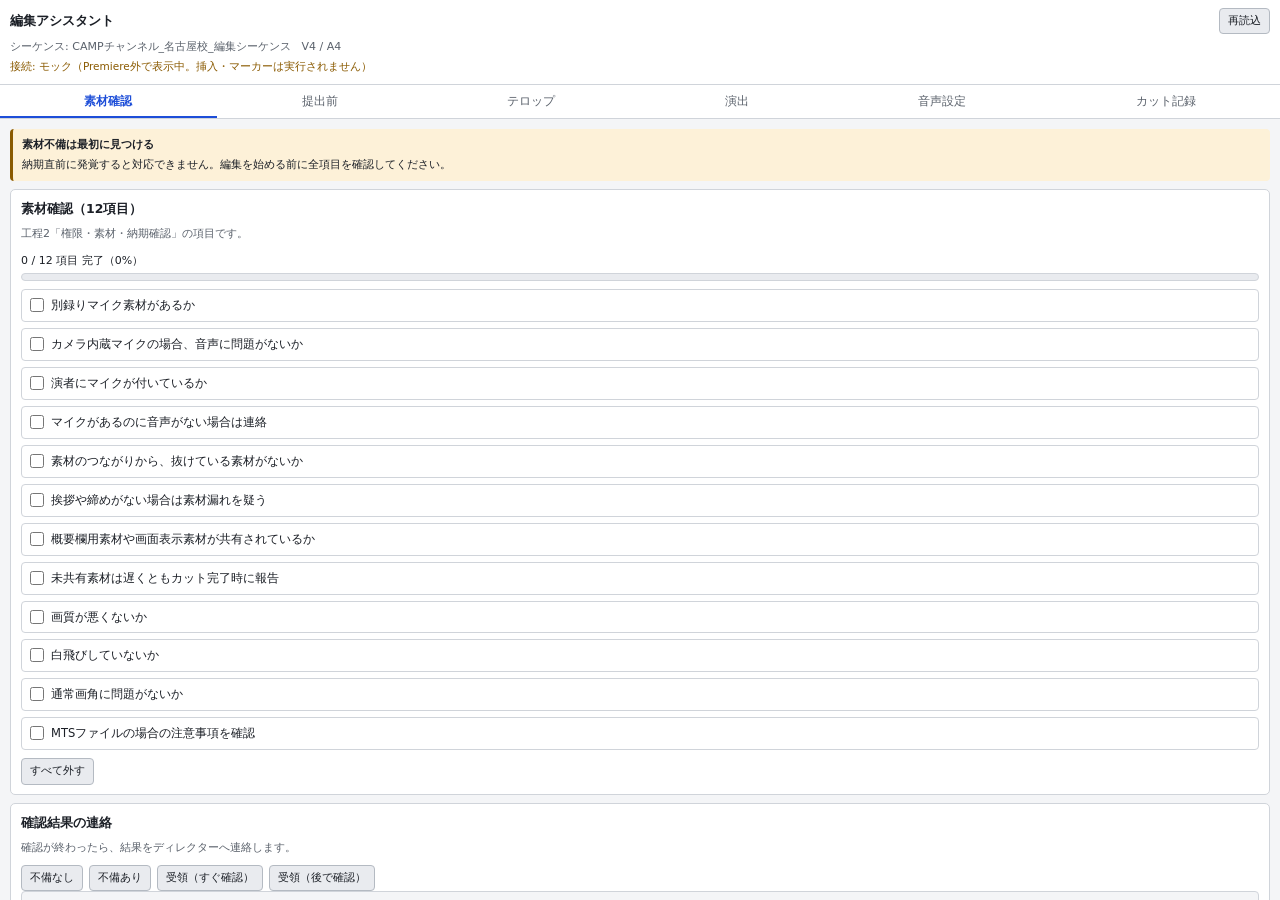
<file: uxp-plugin/index.html>
<!DOCTYPE html>
<html lang="ja">
<head>
<meta charset="utf-8">
<title>編集アシスタント</title>
<link rel="stylesheet" href="styles.css">
</head>
<body>

<header class="bar">
  <div class="bar-main">
    <h1>編集アシスタント</h1>
    <button type="button" id="reload" class="btn btn-sm">再読込</button>
  </div>
  <p class="seq" id="seq-info">シーケンス: 読み込み中…</p>
  <p class="env" id="env-info"></p>
</header>

<nav class="tabs" role="tablist" aria-label="機能の切り替え">
  <button type="button" class="tab" role="tab" id="tab-material"  aria-controls="panel-material"  aria-selected="true">素材確認</button>
  <button type="button" class="tab" role="tab" id="tab-submit"    aria-controls="panel-submit"    aria-selected="false" tabindex="-1">提出前</button>
  <button type="button" class="tab" role="tab" id="tab-telop"     aria-controls="panel-telop"     aria-selected="false" tabindex="-1">テロップ</button>
  <button type="button" class="tab" role="tab" id="tab-direction" aria-controls="panel-direction" aria-selected="false" tabindex="-1">演出</button>
  <button type="button" class="tab" role="tab" id="tab-audio"     aria-controls="panel-audio"     aria-selected="false" tabindex="-1">音声設定</button>
  <button type="button" class="tab" role="tab" id="tab-cut"       aria-controls="panel-cut"       aria-selected="false" tabindex="-1">カット記録</button>
</nav>

<main>
  <section class="panel" id="panel-material" role="tabpanel" aria-labelledby="tab-material"></section>
  <section class="panel" id="panel-submit"   role="tabpanel" aria-labelledby="tab-submit"   hidden></section>
  <section class="panel" id="panel-telop"     role="tabpanel" aria-labelledby="tab-telop"     hidden></section>
  <section class="panel" id="panel-direction" role="tabpanel" aria-labelledby="tab-direction" hidden></section>
  <section class="panel" id="panel-audio"     role="tabpanel" aria-labelledby="tab-audio"     hidden></section>
  <section class="panel" id="panel-cut"      role="tabpanel" aria-labelledby="tab-cut"      hidden></section>
</main>

<div class="toast" id="toast" role="status" aria-live="polite" hidden></div>

<!--
  UXPはESモジュールに対応していないため、古典的なスクリプトとして依存順に読み込む。
  各ファイルはグローバルへ自分を登録する。読み込み順を変えないこと。
-->
<script src="data/manual-snapshot.js"></script>
<script src="telop.js"></script>
<script src="timecode.js"></script>
<script src="adapter.js"></script>
<script src="app.js"></script>
</body>
</html>
</file>
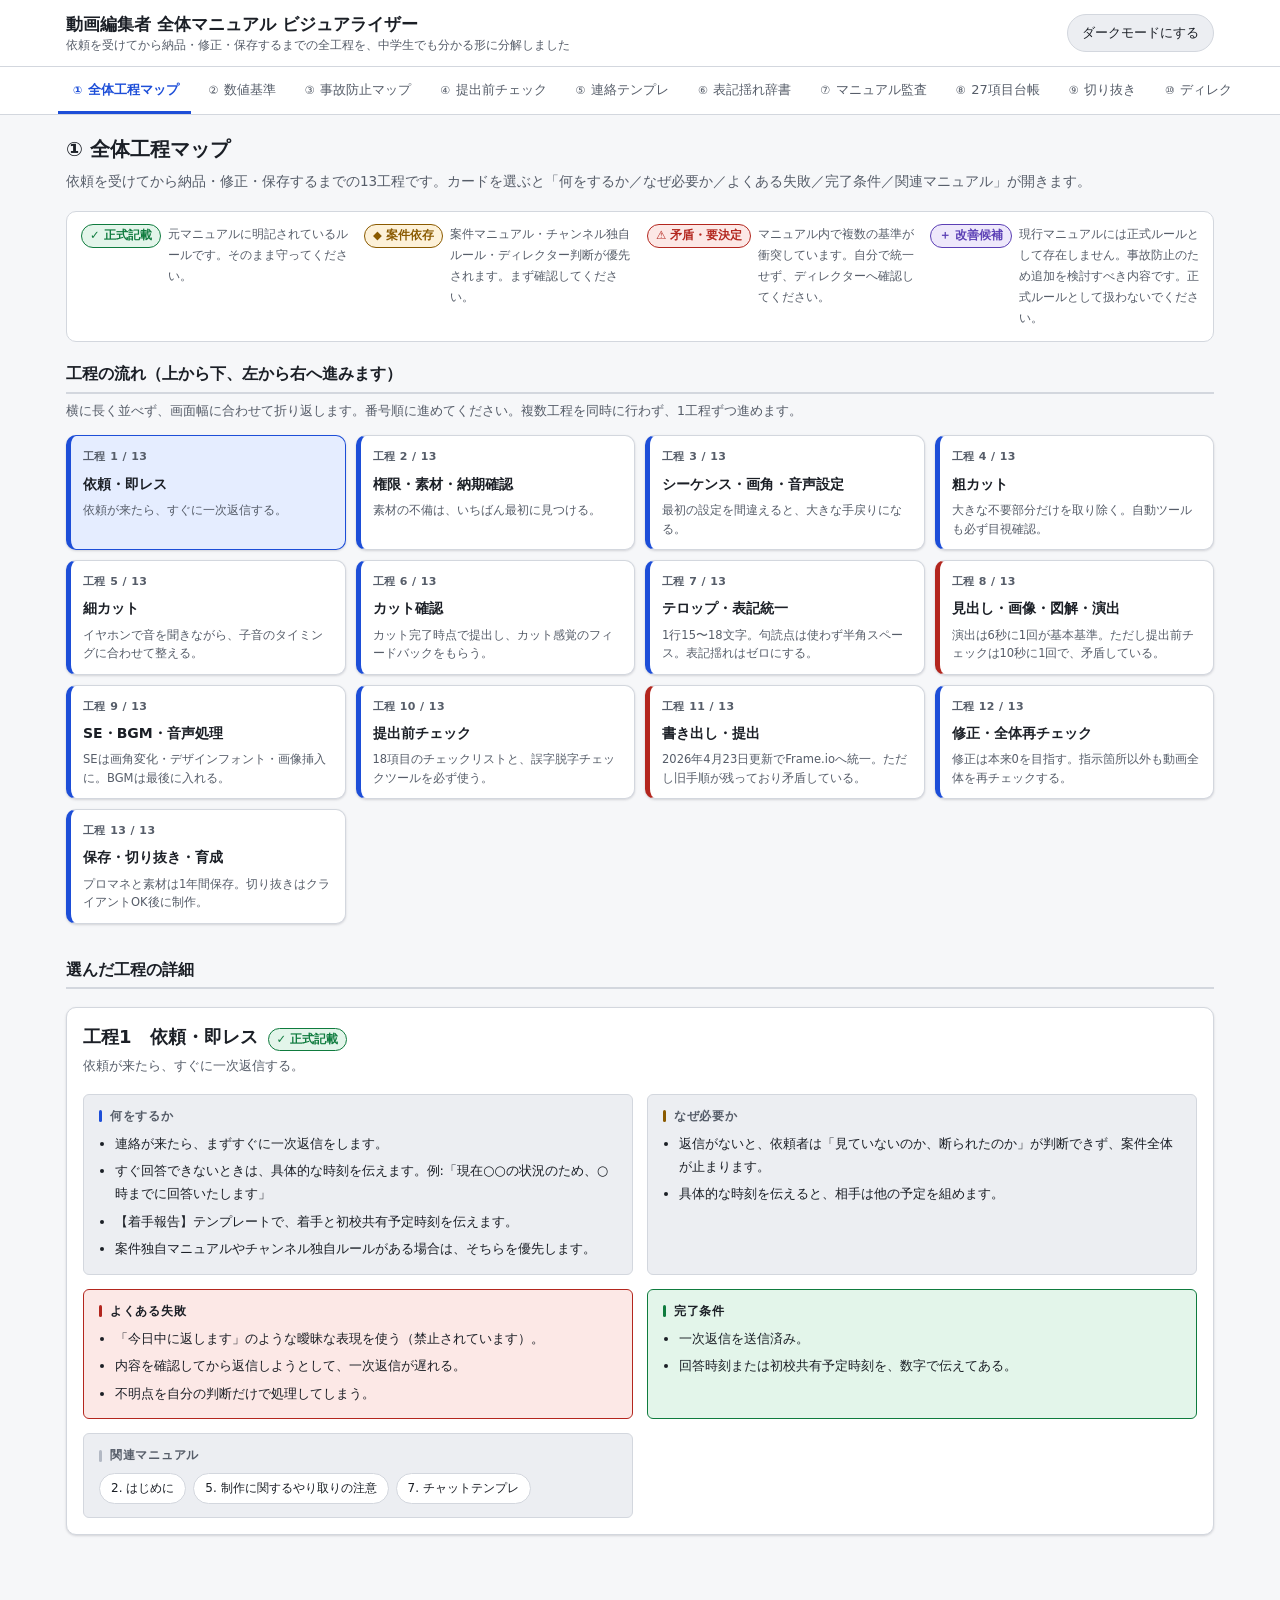
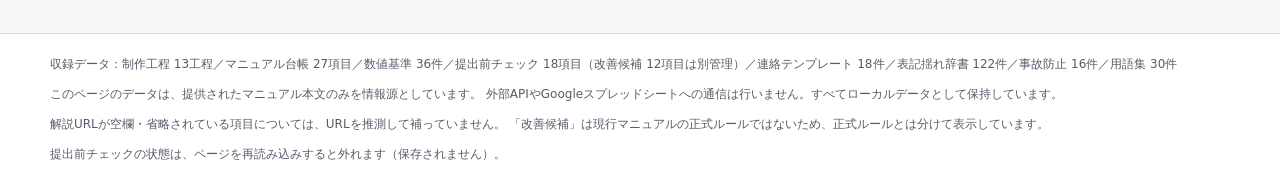
<file: video-manual-visualizer/index.html>
<!DOCTYPE html>
<html lang="ja">
<head>
<meta charset="utf-8">
<meta name="viewport" content="width=device-width, initial-scale=1">
<title>ENGULF — AI社員のオフィス｜動画編集マニュアル ビジュアライザー</title>
<meta name="description" content="動画編集者の全体マニュアルを、依頼から納品・修正・保存までの工程ごとに分解したビジュアライザーです。中学生や動画編集初心者でも理解できるように解説しています。">
<meta name="color-scheme" content="light dark">
<link rel="stylesheet" href="styles.css">
</head>
<body>

<a class="skip-link" href="#main">本文へスキップ</a>

<header class="site-header">
  <div class="header-inner">
    <h1 class="site-title">
      動画編集者 全体マニュアル ビジュアライザー
      <span class="sub">依頼を受けてから納品・修正・保存するまでの全工程を、中学生でも分かる形に分解しました</span>
    </h1>
    <button type="button" id="theme-toggle" class="theme-toggle">ダークモードにする</button>
  </div>
</header>

<nav class="tabs" aria-label="画面の切り替え">
  <div class="tabs-inner" id="tabs-inner" role="tablist" aria-label="ビジュアライザーの画面">
    <!-- タブは app.js が生成します -->
  </div>
</nav>

<main id="main">
  <section class="panel" id="panel-flow"       role="tabpanel" aria-labelledby="tab-flow"       tabindex="0"></section>
  <section class="panel" id="panel-numbers"    role="tabpanel" aria-labelledby="tab-numbers"    tabindex="0" hidden></section>
  <section class="panel" id="panel-accidents"  role="tabpanel" aria-labelledby="tab-accidents"  tabindex="0" hidden></section>
  <section class="panel" id="panel-check"      role="tabpanel" aria-labelledby="tab-check"      tabindex="0" hidden></section>
  <section class="panel" id="panel-templates"  role="tabpanel" aria-labelledby="tab-templates"  tabindex="0" hidden></section>
  <section class="panel" id="panel-dictionary" role="tabpanel" aria-labelledby="tab-dictionary" tabindex="0" hidden></section>
  <section class="panel" id="panel-audit"      role="tabpanel" aria-labelledby="tab-audit"      tabindex="0" hidden></section>
  <section class="panel" id="panel-ledger"     role="tabpanel" aria-labelledby="tab-ledger"     tabindex="0" hidden></section>
  <section class="panel" id="panel-clips"      role="tabpanel" aria-labelledby="tab-clips"      tabindex="0" hidden></section>
  <section class="panel" id="panel-growth"     role="tabpanel" aria-labelledby="tab-growth"     tabindex="0" hidden></section>
  <section class="panel" id="panel-stats"      role="tabpanel" aria-labelledby="tab-stats"      tabindex="0" hidden></section>
  <section class="panel" id="panel-glossary"   role="tabpanel" aria-labelledby="tab-glossary"   tabindex="0" hidden></section>
  <section class="panel" id="panel-office"     role="tabpanel" aria-labelledby="tab-office"     tabindex="0" hidden></section>
</main>

<footer class="site-footer">
  <div class="footer-inner">
    <p id="data-stamp"></p>
    <p>
      このページのデータは、提供されたマニュアル本文のみを情報源としています。
      外部APIやGoogleスプレッドシートへの通信は行いません。すべてローカルデータとして保持しています。
    </p>
    <p>
      解説URLが空欄・省略されている項目については、URLを推測して補っていません。
      「改善候補」は現行マニュアルの正式ルールではないため、正式ルールとは分けて表示しています。
    </p>
    <p>提出前チェックの状態は、ページを再読み込みすると外れます（保存されません）。</p>
  </div>
</footer>

<div class="toast" id="toast" role="status" aria-live="polite" hidden></div>

<script src="manual-data.js"></script>
<script src="office-data.js"></script>
<script src="audit-snapshot.js"></script>
<script src="office.js"></script>
<script src="office-ambient.js"></script>
<script src="office-panel.js"></script>
<script src="app.js"></script>
</body>
</html>
</file>
<file: uxp-plugin/styles.css>
/* ==========================================================================
   編集アシスタント（Premiere Pro UXPパネル）
   Premiereのパネルは暗い背景が既定。明るいテーマでも読めるようにする。
   ========================================================================== */

:root {
  color-scheme: dark light;

  --bg:        #1e1e1e;
  --bg-2:      #2a2a2a;
  --bg-3:      #333333;
  --bd:        #404040;
  --bd-2:      #555555;
  --tx:        #e8e8e8;
  --mu:        #a0a0a0;

  --accent:    #5b8cff;
  --accent-tx: #0d1117;

  --ok:        #4caf7d;
  --ok-bg:     #16301f;
  --warn:      #e0a02a;
  --warn-bg:   #33280e;
  --ng:        #e0655c;
  --ng-bg:     #3a1714;
  --imp:       #a689f0;
  --imp-bg:    #241c3d;
}

@media (prefers-color-scheme: light) {
  :root {
    --bg:     #f4f5f7;
    --bg-2:   #ffffff;
    --bg-3:   #e9ebef;
    --bd:     #d0d4da;
    --bd-2:   #b4bac2;
    --tx:     #1b1f26;
    --mu:     #5a616b;
    --accent: #1d4ed8;
    --accent-tx: #ffffff;
    --ok:     #0f7b3e;  --ok-bg:   #e3f5ea;
    --warn:   #8a5a00;  --warn-bg: #fdf1d8;
    --ng:     #b3261e;  --ng-bg:   #fce8e6;
    --imp:    #5b3fb5;  --imp-bg:  #eee8fb;
  }
}

* { box-sizing: border-box; }

/*
 * UXPパネルでは body 自体のスクロールが効かないことがある。
 * パネル全体を縦フレックスにして、本文（main）だけをスクロール領域にする。
 * これでヘッダーとタブは常に見えたまま、中身だけが動く。
 */
html, body { height: 100%; }

body {
  margin: 0;
  height: 100%;
  display: flex;
  flex-direction: column;
  overflow: hidden;
  background: var(--bg);
  color: var(--tx);
  font-family: "Hiragino Kaku Gothic ProN", "Yu Gothic UI", Meiryo, system-ui, sans-serif;
  font-size: 12px;
  line-height: 1.65;
  overflow-wrap: anywhere;
}

h1 { font-size: 13px; margin: 0; font-weight: 700; }
h2 { font-size: 12.5px; margin: 0 0 6px; }
h3 { font-size: 12px; margin: 0 0 4px; }
p  { margin: 0 0 6px; }
ul { margin: 0 0 6px; padding-left: 1.15em; }
li { margin-bottom: 2px; }

:focus-visible { outline: 2px solid var(--accent); outline-offset: 1px; }

/* --- ヘッダー ---------------------------------------------------------- */

.bar {
  flex: 0 0 auto;
  background: var(--bg-2);
  border-bottom: 1px solid var(--bd);
  padding: 8px 10px;
}
.bar-main { display: flex; align-items: center; gap: 8px; flex-wrap: wrap; }
.bar-main h1 { flex: 1 1 auto; min-width: 0; }
.seq { font-size: 11px; color: var(--mu); margin: 4px 0 0; overflow-wrap: anywhere; }
.env { font-size: 10.5px; color: var(--mu); margin: 2px 0 0; }
.env.mock { color: var(--warn); }

/* --- タブ -------------------------------------------------------------- */

/*
 * 縦フレックスで固定するため sticky は使わない。
 * タブが多いときは横スクロールする。
 */
.tabs {
  flex: 0 0 auto;
  display: flex; gap: 1px;
  background: var(--bg-2);
  border-bottom: 1px solid var(--bd);
  overflow-x: auto;
  overflow-y: hidden;
}
.tab {
  flex: 1 0 auto;
  background: none; border: none;
  border-bottom: 2px solid transparent;
  color: var(--mu);
  font: inherit; font-size: 11.5px;
  padding: 7px 9px 5px;
  cursor: pointer; white-space: nowrap;
}
.tab:hover { color: var(--tx); }
.tab[aria-selected="true"] {
  color: var(--accent); border-bottom-color: var(--accent); font-weight: 700;
}

/* ここだけがスクロールする */
main {
  flex: 1 1 auto;
  min-height: 0;
  overflow-y: auto;
  overflow-x: hidden;
  padding: 10px;
  -webkit-overflow-scrolling: touch;
}
.panel[hidden] { display: none; }

/* スクロールバーを細く（Premiereの見た目に合わせる） */
main::-webkit-scrollbar { width: 10px; }
main::-webkit-scrollbar-track { background: var(--bg); }
main::-webkit-scrollbar-thumb {
  background: var(--bd-2); border-radius: 5px;
  border: 2px solid var(--bg);
}
main::-webkit-scrollbar-thumb:hover { background: var(--mu); }

/* --- 共通パーツ -------------------------------------------------------- */

.card {
  background: var(--bg-2);
  border: 1px solid var(--bd);
  border-radius: 5px;
  padding: 9px 10px;
  margin-bottom: 8px;
}

.btn {
  background: var(--bg-3);
  color: var(--tx);
  border: 1px solid var(--bd-2);
  border-radius: 4px;
  font: inherit; font-size: 11.5px;
  padding: 5px 10px;
  cursor: pointer;
  white-space: nowrap;
}
.btn:hover { border-color: var(--accent); }
.btn-sm { padding: 3px 8px; font-size: 11px; }
.btn-primary { background: var(--accent); color: var(--accent-tx); border-color: var(--accent); }
.btn-primary:hover { filter: brightness(1.1); }
.btn-row { display: flex; gap: 6px; flex-wrap: wrap; margin-top: 6px; }

.lead { font-size: 11px; color: var(--mu); margin-bottom: 8px; }

/* バッジ（色だけに頼らず記号と文字を併記） */
.badge {
  display: inline-flex; align-items: center; gap: 3px;
  font-size: 10px; font-weight: 700; line-height: 1.5;
  padding: 1px 6px; border-radius: 8px;
  border: 1px solid currentColor;
}
.badge::before { font-weight: 700; }
.badge-official    { color: var(--ok);   background: var(--ok-bg); }
.badge-official::before { content: "✓"; }
.badge-project     { color: var(--warn); background: var(--warn-bg); }
.badge-project::before { content: "◆"; }
.badge-conflict    { color: var(--ng);   background: var(--ng-bg); }
.badge-conflict::before { content: "⚠"; }
.badge-improvement { color: var(--imp);  background: var(--imp-bg); }
.badge-improvement::before { content: "＋"; }

/* --- 進捗 -------------------------------------------------------------- */

.progress { margin-bottom: 8px; }
.progress-text { font-size: 11px; margin-bottom: 3px; font-variant-numeric: tabular-nums; }
.progress-track {
  height: 8px; background: var(--bg-3);
  border: 1px solid var(--bd); border-radius: 6px; overflow: hidden;
}
.progress-fill { height: 100%; background: var(--ok); width: 0; }

/* --- チェックリスト ---------------------------------------------------- */

.checklist { list-style: none; padding: 0; margin: 0; display: grid; gap: 4px; }
.check-item {
  display: flex; align-items: flex-start; gap: 7px;
  background: var(--bg-2); border: 1px solid var(--bd);
  border-radius: 4px; padding: 6px 8px; cursor: pointer;
  font-size: 11.5px;
}
.check-item:hover { border-color: var(--bd-2); }
.check-item input { width: 14px; height: 14px; margin: 2px 0 0; flex: 0 0 auto; accent-color: var(--ok); cursor: pointer; }
.check-item.is-done { background: var(--ok-bg); border-color: var(--ok); }
.check-item.is-done .ct { text-decoration: line-through; color: var(--mu); }
.check-body { flex: 1; min-width: 0; }
.check-note { display: block; font-size: 10.5px; color: var(--ng); margin-top: 2px; }

.section-sub { font-size: 11px; color: var(--mu); margin: 12px 0 5px; }

/* --- フォーム ---------------------------------------------------------- */

label.field { display: block; margin-bottom: 7px; }
label.field > span { display: block; font-size: 11px; color: var(--mu); margin-bottom: 3px; }

textarea, input[type="text"], input[type="number"], input[type="search"], select {
  width: 100%;
  background: var(--bg);
  color: var(--tx);
  border: 1px solid var(--bd-2);
  border-radius: 4px;
  font: inherit; font-size: 11.5px;
  padding: 6px 7px;
}
textarea { min-height: 96px; resize: vertical; line-height: 1.7; }

.inline { display: flex; gap: 6px; align-items: flex-end; flex-wrap: wrap; }
.inline > * { flex: 1 1 auto; }
.inline > .btn { flex: 0 0 auto; }
.narrow { max-width: 96px; }

/* --- 出力 -------------------------------------------------------------- */

.output {
  background: var(--bg);
  border: 1px solid var(--bd);
  border-radius: 4px;
  padding: 8px;
  font-family: ui-monospace, SFMono-Regular, Menlo, Consolas, monospace;
  font-size: 11.5px; line-height: 1.8;
  white-space: pre-wrap;
  max-height: 260px; overflow: auto;
  margin: 0 0 6px;
}
.output:empty::before { content: "ここに結果が表示されます"; color: var(--mu); }

/*
 * 調査結果。
 *
 * textarea にしているのは、確実に選択してコピーできるようにするため。
 * pre だと環境によって選択できず、クリップボードAPIも通らないと
 * 中身を取り出す手段が無くなる。
 *
 * 既定は折り返さない。APIのメソッド名は途中で折ると切れ目が分からなくなる。
 * 「折り返す」で切り替えられる。
 */
.inspect-out {
  display: block;
  width: 100%;
  box-sizing: border-box;
  background: var(--bg);
  color: var(--fg);
  border: 1px solid var(--bd);
  border-radius: 4px;
  padding: 8px;
  font-family: ui-monospace, SFMono-Regular, Menlo, Consolas, monospace;
  font-size: 11px; line-height: 1.7;
  white-space: pre;
  overflow: auto;
  resize: vertical;
  margin: 6px 0 0;
  user-select: text;
  -webkit-user-select: text;
}
.inspect-out.is-wrapped { white-space: pre-wrap; word-break: break-all; }

.stat { font-size: 11px; color: var(--mu); font-variant-numeric: tabular-nums; }

/* --- テーブル ---------------------------------------------------------- */

.table-wrap { overflow-x: auto; border: 1px solid var(--bd); border-radius: 4px; }
table { border-collapse: collapse; width: 100%; font-size: 11px; min-width: 260px; }
th, td { padding: 5px 7px; text-align: left; border-bottom: 1px solid var(--bd); vertical-align: top; }
th { background: var(--bg-3); font-weight: 700; white-space: nowrap; }
tbody tr:last-child td { border-bottom: none; }
td.num { font-variant-numeric: tabular-nums; font-weight: 700; white-space: nowrap; }

/* --- 警告 -------------------------------------------------------------- */

.alert {
  border-left: 3px solid var(--ng);
  background: var(--ng-bg);
  border-radius: 4px;
  padding: 7px 9px;
  font-size: 11px;
  margin-bottom: 8px;
}
.alert.warn { border-left-color: var(--warn); background: var(--warn-bg); }
.alert.imp  { border-left-color: var(--imp);  background: var(--imp-bg); }
.alert strong { display: block; margin-bottom: 2px; }

/* --- カット記録 -------------------------------------------------------- */

.rec-list { list-style: none; padding: 0; margin: 0; display: grid; gap: 4px; }
.rec-item {
  background: var(--bg-2); border: 1px solid var(--bd);
  border-left: 3px solid var(--accent);
  border-radius: 4px; padding: 6px 8px; font-size: 11px;
}
.rec-item .tc { font-variant-numeric: tabular-nums; font-weight: 700; color: var(--accent); }
.rec-item .rs { color: var(--mu); }
.empty { color: var(--mu); font-size: 11px; padding: 10px 0; text-align: center; }

/* --- トースト ---------------------------------------------------------- */

.toast {
  position: fixed; left: 50%; bottom: 12px; transform: translateX(-50%);
  background: var(--tx); color: var(--bg);
  padding: 7px 14px; border-radius: 14px;
  font-size: 11.5px; font-weight: 700;
  max-width: calc(100vw - 24px); text-align: center;
  z-index: 100;
}
.toast[hidden] { display: none; }

/* --- 補足説明ブロック ---------------------------------------------------- */

.help {
  background: var(--bg-3);
  border-left: 3px solid var(--accent);
  border-radius: 4px;
  padding: 8px 10px;
  margin: 6px 0 8px;
  font-size: 11px;
  color: var(--mu);
}
.help strong { display: block; color: var(--tx); font-size: 11.5px; margin-bottom: 3px; }
.help p { margin: 0 0 4px; }
.help p:last-child { margin-bottom: 0; }

/* 同時発言で上のトラックへ分けたテロップ */
td.num.layered { color: var(--warn); font-weight: 700; }
</file>
<file: video-manual-visualizer/styles.css>
/* ==========================================================================
   動画編集者 全体マニュアル ビジュアライザー
   - 外部CDNに依存しない。フォントはシステムフォントのみ。
   - ライトモード / ダークモードの両方に対応。
   - 320px幅のスマートフォンからデスクトップまで対応。
   - 色だけで意味を伝えない（必ずラベル文字と記号を併記）。
   ========================================================================== */

/* --- 1. カラートークン ---------------------------------------------------- */

:root {
  color-scheme: light dark;

  --bg:            #f6f7f9;
  --office-room:   #efe7dc;
  --bg-elevated:   #ffffff;
  --bg-sunken:     #eceef2;
  --border:        #d3d7de;
  --border-strong: #b3b9c4;

  --text:          #1b1f26;
  --text-muted:    #565d69;

  --accent:        #1d4ed8;
  --accent-text:   #ffffff;
  --accent-soft:   #e5edff;

  /* ルール種別。色に加えて必ずラベルと記号を出す。 */
  --official:      #0f7b3e;
  --official-bg:   #e3f5ea;
  --project:       #8a5a00;
  --project-bg:    #fdf1d8;
  --conflict:      #b3261e;
  --conflict-bg:   #fce8e6;
  --improvement:   #5b3fb5;
  --improvement-bg:#eee8fb;

  --ng:            #b3261e;
  --ng-bg:         #fce8e6;
  --ok:            #0f7b3e;
  --ok-bg:         #e3f5ea;

  --focus:         #0b57d0;

  --radius:        10px;
  --radius-sm:     6px;
  --shadow:        0 1px 2px rgba(16, 24, 40, .06), 0 1px 3px rgba(16, 24, 40, .1);

  --maxw:          1180px;
}

@media (prefers-color-scheme: dark) {
  :root {
    --office-room:   #2a2721;
    --bg:            #14171c;
    --bg-elevated:   #1c2027;
    --bg-sunken:     #101317;
    --border:        #333a45;
    --border-strong: #4a525f;

    --text:          #e8eaed;
    --text-muted:    #a2abb8;

    --accent:        #7ba4ff;
    --accent-text:   #0d1117;
    --accent-soft:   #1d2b47;

    --official:      #6ee7a0;
    --official-bg:   #12301f;
    --project:       #f0c46b;
    --project-bg:    #33280e;
    --conflict:      #ff9d95;
    --conflict-bg:   #3a1714;
    --improvement:   #c3b0f5;
    --improvement-bg:#241c3d;

    --ng:            #ff9d95;
    --ng-bg:         #3a1714;
    --ok:            #6ee7a0;
    --ok-bg:         #12301f;

    --focus:         #a8c7fa;
    --shadow:        0 1px 2px rgba(0, 0, 0, .4), 0 1px 3px rgba(0, 0, 0, .3);
  }
}

/* 手動テーマ切り替え（システム設定より優先） */
:root[data-theme="light"] {
  color-scheme: light;
  --office-room: #efe7dc;
  --bg: #f6f7f9;           --bg-elevated: #ffffff;  --bg-sunken: #eceef2;
  --border: #d3d7de;       --border-strong: #b3b9c4;
  --text: #1b1f26;         --text-muted: #565d69;
  --accent: #1d4ed8;       --accent-text: #ffffff;  --accent-soft: #e5edff;
  --official: #0f7b3e;     --official-bg: #e3f5ea;
  --project: #8a5a00;      --project-bg: #fdf1d8;
  --conflict: #b3261e;     --conflict-bg: #fce8e6;
  --improvement: #5b3fb5;  --improvement-bg: #eee8fb;
  --ng: #b3261e;           --ng-bg: #fce8e6;
  --ok: #0f7b3e;           --ok-bg: #e3f5ea;
  --focus: #0b57d0;
  --shadow: 0 1px 2px rgba(16,24,40,.06), 0 1px 3px rgba(16,24,40,.1);
}

:root[data-theme="dark"] {
  color-scheme: dark;
  --office-room: #2a2721;
  --bg: #14171c;           --bg-elevated: #1c2027;  --bg-sunken: #101317;
  --border: #333a45;       --border-strong: #4a525f;
  --text: #e8eaed;         --text-muted: #a2abb8;
  --accent: #7ba4ff;       --accent-text: #0d1117;  --accent-soft: #1d2b47;
  --official: #6ee7a0;     --official-bg: #12301f;
  --project: #f0c46b;      --project-bg: #33280e;
  --conflict: #ff9d95;     --conflict-bg: #3a1714;
  --improvement: #c3b0f5;  --improvement-bg: #241c3d;
  --ng: #ff9d95;           --ng-bg: #3a1714;
  --ok: #6ee7a0;           --ok-bg: #12301f;
  --focus: #a8c7fa;
  --shadow: 0 1px 2px rgba(0,0,0,.4), 0 1px 3px rgba(0,0,0,.3);
}

/* --- 2. ベース ------------------------------------------------------------ */

*, *::before, *::after { box-sizing: border-box; }

html { -webkit-text-size-adjust: 100%; }

body {
  margin: 0;
  background: var(--bg);
  color: var(--text);
  font-family: "Hiragino Kaku Gothic ProN", "Hiragino Sans", "Yu Gothic UI",
               "Yu Gothic", Meiryo, "Noto Sans JP", system-ui, -apple-system,
               "Segoe UI", sans-serif;
  font-size: 15px;
  line-height: 1.75;
  overflow-wrap: anywhere;
  word-break: normal;
}

h1, h2, h3, h4 { line-height: 1.45; margin: 0; font-weight: 700; }
p { margin: 0 0 .75em; }
ul, ol { margin: 0 0 .75em; padding-left: 1.35em; }
li { margin-bottom: .35em; }
li:last-child { margin-bottom: 0; }

a { color: var(--accent); }

/* フォーカス表示は絶対に消さない */
:focus-visible {
  outline: 3px solid var(--focus);
  outline-offset: 2px;
  border-radius: 4px;
}

button { font: inherit; color: inherit; }

.visually-hidden {
  position: absolute; width: 1px; height: 1px;
  padding: 0; margin: -1px; overflow: hidden;
  clip: rect(0 0 0 0); white-space: nowrap; border: 0;
}

.skip-link {
  position: absolute; left: 8px; top: -60px;
  background: var(--accent); color: var(--accent-text);
  padding: 10px 16px; border-radius: var(--radius-sm);
  z-index: 100; transition: top .15s;
}
.skip-link:focus { top: 8px; }

/* 自動再生アニメーションは使わない。動きは操作への応答のみ。 */
@media (prefers-reduced-motion: reduce) {
  *, *::before, *::after {
    animation-duration: .001ms !important;
    animation-iteration-count: 1 !important;
    transition-duration: .001ms !important;
    scroll-behavior: auto !important;
  }
}

/* --- 3. ヘッダー ---------------------------------------------------------- */

.site-header {
  background: var(--bg-elevated);
  border-bottom: 1px solid var(--border);
  position: sticky; top: 0; z-index: 20;
}

.header-inner {
  max-width: var(--maxw);
  margin: 0 auto;
  padding: 12px 16px;
  display: flex; align-items: center; gap: 12px; flex-wrap: wrap;
}

.site-title { font-size: 17px; }
.site-title .sub {
  display: block; font-size: 12px; font-weight: 400; color: var(--text-muted);
}

.theme-toggle {
  margin-left: auto;
  background: var(--bg-sunken);
  border: 1px solid var(--border);
  border-radius: 999px;
  padding: 7px 14px;
  font-size: 13px;
  cursor: pointer;
  white-space: nowrap;
}
.theme-toggle:hover { border-color: var(--border-strong); }

/* --- 4. タブナビゲーション ------------------------------------------------ */

.tabs {
  background: var(--bg-elevated);
  border-bottom: 1px solid var(--border);
  position: sticky; top: 0; z-index: 19;
}
.tabs-inner {
  max-width: var(--maxw); margin: 0 auto; padding: 0 8px;
  display: flex; gap: 2px; overflow-x: auto;
  scrollbar-width: thin;
}
.tab {
  flex: 0 0 auto;
  background: none; border: none;
  border-bottom: 3px solid transparent;
  padding: 12px 12px 9px;
  font-size: 13px; cursor: pointer; color: var(--text-muted);
  white-space: nowrap;
}
.tab:hover { color: var(--text); }
.tab[aria-selected="true"] {
  color: var(--accent); border-bottom-color: var(--accent); font-weight: 700;
}
.tab .tab-no {
  display: inline-block; min-width: 1.4em; text-align: center;
  font-size: 11px; color: var(--text-muted); margin-right: 3px;
}
.tab[aria-selected="true"] .tab-no { color: var(--accent); }

/* --- 5. レイアウト -------------------------------------------------------- */

main { max-width: var(--maxw); margin: 0 auto; padding: 20px 16px 64px; }

.panel[hidden] { display: none; }

.panel-head { margin-bottom: 18px; }
.panel-head h2 { font-size: 20px; margin-bottom: 6px; }
.panel-head .lead { color: var(--text-muted); font-size: 13.5px; margin: 0; }

.section { margin-bottom: 34px; }
.section > h3 {
  font-size: 16px; margin-bottom: 4px;
  padding-bottom: 6px; border-bottom: 2px solid var(--border);
}
.section > .section-note {
  font-size: 12.5px; color: var(--text-muted); margin: 6px 0 14px;
}

.card {
  background: var(--bg-elevated);
  border: 1px solid var(--border);
  border-radius: var(--radius);
  padding: 16px;
  box-shadow: var(--shadow);
}

/* --- 6. ルール種別バッジ（色 + 記号 + 文字） ------------------------------ */

.badge {
  display: inline-flex; align-items: center; gap: 4px;
  font-size: 11.5px; font-weight: 700; line-height: 1.5;
  padding: 2px 8px; border-radius: 999px;
  border: 1px solid currentColor;
  white-space: nowrap;
}
.badge::before { font-weight: 700; }

.badge-official    { color: var(--official);    background: var(--official-bg); }
.badge-official::before    { content: "✓"; }
.badge-project     { color: var(--project);     background: var(--project-bg); }
.badge-project::before     { content: "◆"; }
.badge-conflict    { color: var(--conflict);    background: var(--conflict-bg); }
.badge-conflict::before    { content: "⚠"; }
.badge-improvement { color: var(--improvement); background: var(--improvement-bg); }
.badge-improvement::before { content: "＋"; }

.legend {
  display: flex; flex-wrap: wrap; gap: 8px 14px;
  padding: 12px 14px; margin-bottom: 20px;
  background: var(--bg-elevated);
  border: 1px solid var(--border); border-radius: var(--radius);
}
.legend-item { display: flex; align-items: flex-start; gap: 7px; font-size: 12px; flex: 1 1 210px; }
.legend-item .desc { color: var(--text-muted); }

/* --- 7. 工程フロー（横一列にせず、最大4〜5列で折り返す） ------------------ */

.flow {
  display: grid; gap: 10px;
  grid-template-columns: repeat(auto-fill, minmax(150px, 1fr));
  list-style: none; padding: 0; margin: 0;
}
@media (min-width: 640px) { .flow { grid-template-columns: repeat(3, 1fr); } }
@media (min-width: 900px) { .flow { grid-template-columns: repeat(4, 1fr); } }

.flow-item { margin: 0; }

.flow-node {
  position: relative;
  width: 100%; height: 100%;
  text-align: left;
  background: var(--bg-elevated);
  border: 1px solid var(--border);
  border-left: 5px solid var(--accent);
  border-radius: var(--radius);
  padding: 11px 12px;
  cursor: pointer;
  display: flex; flex-direction: column; gap: 5px;
  box-shadow: var(--shadow);
  transition: border-color .12s, transform .12s;
}
.flow-node:hover { border-color: var(--border-strong); }
.flow-node[aria-pressed="true"] {
  background: var(--accent-soft);
  border-color: var(--accent);
}
.flow-node .step-no {
  font-size: 11px; font-weight: 700; color: var(--text-muted);
  letter-spacing: .04em;
}
.flow-node .step-title { font-size: 14px; font-weight: 700; }
.flow-node .step-sum { font-size: 11.5px; color: var(--text-muted); line-height: 1.6; }

.flow-node.type-conflict { border-left-color: var(--conflict); }
.flow-node.type-project  { border-left-color: var(--project); }

/* 工程詳細 */
.detail { margin-top: 18px; }
.detail-head {
  display: flex; align-items: baseline; gap: 10px; flex-wrap: wrap;
  margin-bottom: 4px;
}
.detail-head h3 { font-size: 18px; }
.detail-sum { color: var(--text-muted); font-size: 13px; margin-bottom: 16px; }

.detail-grid { display: grid; gap: 14px; }
@media (min-width: 760px) { .detail-grid { grid-template-columns: 1fr 1fr; } }

.detail-block {
  background: var(--bg-sunken);
  border: 1px solid var(--border);
  border-radius: var(--radius-sm);
  padding: 13px 15px;
}
.detail-block h4 {
  font-size: 12px; margin-bottom: 8px;
  letter-spacing: .06em;
  display: flex; align-items: center; gap: 8px;
  color: var(--text-muted);
}
/* 見出しの左に色帯を置き、文字ラベルと併せて種別を示す（絵文字は使わない） */
.detail-block h4::before {
  content: ""; flex: 0 0 auto;
  width: 3px; height: 1em; border-radius: 2px;
  background: var(--text-muted);
}
.detail-block.what h4::before { background: var(--accent); }
.detail-block.why  h4::before { background: var(--project); }
.detail-block.fail h4::before { background: var(--ng); }
.detail-block.done h4::before { background: var(--ok); }
.detail-block.rel  h4::before { background: var(--border-strong); }
.detail-block.fail h4, .detail-block.done h4 { color: inherit; }
.detail-block ul { padding-left: 1.2em; margin: 0; font-size: 13px; }

.detail-block.fail { background: var(--ng-bg); border-color: var(--ng); }
.detail-block.done { background: var(--ok-bg); border-color: var(--ok); }

.callout {
  border-left: 4px solid var(--conflict);
  background: var(--conflict-bg);
  padding: 10px 14px; border-radius: var(--radius-sm);
  font-size: 13px; margin-bottom: 14px;
}
.callout.improvement { border-left-color: var(--improvement); background: var(--improvement-bg); }
.callout strong { display: block; margin-bottom: 3px; }

.rel-links { display: flex; flex-wrap: wrap; gap: 7px; }
.rel-link {
  background: var(--bg-elevated); border: 1px solid var(--border);
  border-radius: 999px; padding: 4px 11px; font-size: 12px; cursor: pointer;
}
.rel-link:hover { border-color: var(--accent); color: var(--accent); }

/* --- 8. 数値基準 ---------------------------------------------------------- */

.num-group { margin-bottom: 26px; }
.num-group h4 { font-size: 15px; margin-bottom: 3px; }
.num-group .unit-note {
  font-size: 12px; color: var(--text-muted); margin-bottom: 10px;
  background: var(--bg-sunken); padding: 7px 11px; border-radius: var(--radius-sm);
}

.table-scroll { overflow-x: auto; border: 1px solid var(--border); border-radius: var(--radius); }

table { border-collapse: collapse; width: 100%; min-width: 460px; font-size: 13px; background: var(--bg-elevated); }
caption { text-align: left; font-size: 12px; color: var(--text-muted); padding: 8px 12px; }
th, td { padding: 9px 12px; text-align: left; border-bottom: 1px solid var(--border); vertical-align: top; }
th { background: var(--bg-sunken); font-size: 12px; font-weight: 700; white-space: nowrap; }
tbody tr:last-child td { border-bottom: none; }
td.num { font-variant-numeric: tabular-nums; font-weight: 700; white-space: nowrap; }
td .unit { font-weight: 400; color: var(--text-muted); font-size: 12px; margin-left: 3px; }
td .note { display: block; color: var(--text-muted); font-size: 12px; margin-top: 3px; }

/* 横棒グラフ（数値と単位を必ず直接表示） */
.bars { display: grid; gap: 9px; margin: 0; padding: 0; }
.bar-row { display: grid; grid-template-columns: minmax(88px, 34%) 1fr; gap: 10px; align-items: center; }
.bar-label { font-size: 12.5px; }
.bar-track {
  position: relative; background: var(--bg-sunken);
  border: 1px solid var(--border); border-radius: 999px; height: 24px;
  display: flex; align-items: center;
}
.bar-fill {
  height: 100%; background: var(--accent); border-radius: 999px 0 0 999px;
  min-width: 3px;
}
.bar-fill.is-conflict { background: var(--conflict); }
.bar-value {
  position: absolute; left: 10px;
  font-size: 12px; font-weight: 700; font-variant-numeric: tabular-nums;
  color: var(--text); text-shadow: 0 0 3px var(--bg-elevated), 0 0 3px var(--bg-elevated);
}
.bar-value .unit { font-weight: 400; font-size: 11px; }

@media (max-width: 400px) {
  .bar-row { grid-template-columns: 1fr; gap: 3px; }
}

/* 品質評価レベル */
.levels { display: grid; gap: 12px; }
@media (min-width: 700px) { .levels { grid-template-columns: repeat(2, 1fr); } }
.level-card { border-left: 5px solid var(--border-strong); }
.level-card.minus  { border-left-color: var(--conflict); }
.level-card.level0 { border-left-color: var(--project); }
.level-card.level1 { border-left-color: var(--accent); }
.level-card.level2 { border-left-color: var(--official); }
.level-head { display: flex; align-items: baseline; gap: 8px; flex-wrap: wrap; margin-bottom: 8px; }
.level-head .name { font-size: 15px; font-weight: 700; }
.level-head .score {
  font-size: 18px; font-weight: 700; font-variant-numeric: tabular-nums;
}
.level-head .caption { font-size: 12px; color: var(--text-muted); }
.level-card ul { font-size: 12.5px; margin: 0; }

/* --- 9. 事故防止マップ ---------------------------------------------------- */

.accidents { display: grid; gap: 14px; }
.accident { border-left: 5px solid var(--conflict); }
.accident.type-improvement { border-left-color: var(--improvement); }
.accident h4 { font-size: 15px; margin-bottom: 10px; display: flex; gap: 8px; flex-wrap: wrap; align-items: center; }

.chain { display: grid; gap: 8px; }
@media (min-width: 820px) { .chain { grid-template-columns: repeat(4, 1fr); } }

.chain-step {
  background: var(--bg-sunken); border: 1px solid var(--border);
  border-radius: var(--radius-sm); padding: 10px 12px; font-size: 12.5px;
  position: relative;
}
.chain-step .chain-label {
  display: block; font-size: 11px; font-weight: 700; margin-bottom: 4px;
  color: var(--text-muted); letter-spacing: .04em;
}
.chain-step.s1 { border-left: 3px solid var(--project); }
.chain-step.s2 { border-left: 3px solid var(--conflict); }
.chain-step.s3 { border-left: 3px solid var(--accent); }
.chain-step.s4 { border-left: 3px solid var(--official); }

/* --- 10. チェックリスト --------------------------------------------------- */

.check-toolbar {
  display: flex; flex-wrap: wrap; gap: 10px; align-items: center;
  margin-bottom: 14px;
}
.progress-wrap { flex: 1 1 220px; min-width: 180px; }
.progress-text { font-size: 12.5px; margin-bottom: 4px; font-variant-numeric: tabular-nums; }
.progress-track {
  height: 12px; background: var(--bg-sunken);
  border: 1px solid var(--border); border-radius: 999px; overflow: hidden;
}
.progress-fill { height: 100%; background: var(--ok); width: 0; }

.btn {
  background: var(--bg-elevated); border: 1px solid var(--border);
  border-radius: var(--radius-sm); padding: 7px 14px;
  font-size: 13px; cursor: pointer; white-space: nowrap;
}
.btn:hover { border-color: var(--border-strong); }
.btn-primary { background: var(--accent); color: var(--accent-text); border-color: var(--accent); }
.btn-primary:hover { filter: brightness(1.08); }

.checklist { list-style: none; padding: 0; margin: 0; display: grid; gap: 7px; }
.check-item {
  display: flex; align-items: flex-start; gap: 10px;
  background: var(--bg-elevated); border: 1px solid var(--border);
  border-radius: var(--radius-sm); padding: 10px 13px;
  cursor: pointer; font-size: 13.5px;
}
.check-item:hover { border-color: var(--border-strong); }
.check-item input[type="checkbox"] {
  width: 19px; height: 19px; margin: 2px 0 0; flex: 0 0 auto; accent-color: var(--ok);
  cursor: pointer;
}
.check-item.is-done { background: var(--ok-bg); border-color: var(--ok); }
.check-item.is-done .check-text { text-decoration: line-through; color: var(--text-muted); }
.check-body { flex: 1; }
.check-note { display: block; font-size: 12px; color: var(--conflict); margin-top: 3px; }

/* --- 11. テンプレート ----------------------------------------------------- */

.tpl-filter { display: flex; flex-wrap: wrap; gap: 6px; margin-bottom: 16px; }
.chip {
  background: var(--bg-elevated); border: 1px solid var(--border);
  border-radius: 999px; padding: 5px 13px; font-size: 12.5px; cursor: pointer;
}
.chip[aria-pressed="true"] {
  background: var(--accent); color: var(--accent-text); border-color: var(--accent); font-weight: 700;
}

.templates { display: grid; gap: 14px; }
@media (min-width: 860px) { .templates { grid-template-columns: repeat(2, 1fr); } }

.tpl-head { display: flex; align-items: flex-start; gap: 10px; margin-bottom: 8px; }
.tpl-head h4 { font-size: 15px; flex: 1; }
.tpl-purpose { font-size: 12.5px; color: var(--text-muted); margin-bottom: 10px; }
.tpl-body {
  background: var(--bg-sunken); border: 1px solid var(--border);
  border-radius: var(--radius-sm); padding: 12px;
  font-family: ui-monospace, SFMono-Regular, Menlo, Consolas, "Courier New", monospace;
  font-size: 12.5px; line-height: 1.75; white-space: pre-wrap;
  margin: 0 0 10px; overflow-x: auto;
}
.ngok { display: grid; gap: 8px; margin-bottom: 10px; }
@media (min-width: 520px) { .ngok { grid-template-columns: 1fr 1fr; } }
.ngok-box { border-radius: var(--radius-sm); padding: 9px 12px; font-size: 12.5px; border: 1px solid; }
.ngok-box.ng { background: var(--ng-bg); border-color: var(--ng); }
.ngok-box.ok { background: var(--ok-bg); border-color: var(--ok); }
.ngok-box .ngok-label { font-weight: 700; font-size: 11.5px; display: block; margin-bottom: 4px; }
.ngok-box.ng .ngok-label { color: var(--ng); }
.ngok-box.ok .ngok-label { color: var(--ok); }
.ngok-box ul { margin: 0; padding-left: 1.15em; }

/* --- 12. 辞書 ------------------------------------------------------------- */

.dict-tools { display: flex; flex-wrap: wrap; gap: 10px; align-items: center; margin-bottom: 14px; }
.search-field { flex: 1 1 250px; min-width: 180px; }
.search-field label { display: block; font-size: 12px; margin-bottom: 4px; color: var(--text-muted); }
.search-field input, .select-field select {
  width: 100%; padding: 9px 12px; font-size: 14px;
  background: var(--bg-elevated); color: var(--text);
  border: 1px solid var(--border); border-radius: var(--radius-sm);
}
.select-field { flex: 0 1 200px; }
.select-field label { display: block; font-size: 12px; margin-bottom: 4px; color: var(--text-muted); }

.dict-count { font-size: 12.5px; color: var(--text-muted); margin-bottom: 10px; }
.dict-table td.wrong { color: var(--ng); text-decoration: line-through; }
.dict-table td.correct { font-weight: 700; color: var(--ok); }
.dict-table td.correct::before { content: "→ "; color: var(--text-muted); font-weight: 400; }
.empty-state { padding: 26px 16px; text-align: center; color: var(--text-muted); font-size: 13px; }

/* --- 13. 監査 ------------------------------------------------------------- */

.audit-group { margin-bottom: 26px; }
.audit-item { border-left: 5px solid var(--conflict); margin-bottom: 12px; }
.audit-item.sev-medium { border-left-color: var(--project); }
.audit-item.sev-low { border-left-color: var(--border-strong); }
.audit-item h4 { font-size: 15px; margin-bottom: 8px; display: flex; gap: 8px; align-items: center; flex-wrap: wrap; }
.audit-points { margin: 0 0 8px; padding-left: 1.2em; font-size: 13px; }
.audit-status { font-size: 12.5px; color: var(--text-muted); margin-bottom: 6px; }
.audit-action {
  font-size: 13px; font-weight: 700;
  background: var(--conflict-bg); color: var(--conflict);
  padding: 8px 12px; border-radius: var(--radius-sm);
}
.audit-list { list-style: none; padding: 0; margin: 0; display: grid; gap: 8px; }
.audit-list li {
  background: var(--bg-elevated); border: 1px solid var(--border);
  border-left: 4px solid var(--border-strong);
  border-radius: var(--radius-sm); padding: 10px 13px; font-size: 13px;
  display: flex; gap: 9px; align-items: flex-start;
}
.audit-list.missing li { border-left-color: var(--project); }
.audit-list.toc li { border-left-color: var(--conflict); }
.audit-list.improve li { border-left-color: var(--improvement); }
.audit-list .reason { display: block; font-size: 12px; color: var(--text-muted); margin-top: 3px; }
.policy-note {
  background: var(--conflict-bg); color: var(--conflict);
  border: 1px solid var(--conflict); border-radius: var(--radius-sm);
  padding: 10px 14px; font-size: 13px; font-weight: 700; margin-top: 10px;
}

/* --- 14. 台帳 ------------------------------------------------------------- */

.ledger-layout { display: grid; gap: 16px; }
@media (min-width: 900px) { .ledger-layout { grid-template-columns: 260px 1fr; align-items: start; } }

.ledger-nav {
  background: var(--bg-elevated); border: 1px solid var(--border);
  border-radius: var(--radius); padding: 8px; max-height: 70vh; overflow-y: auto;
}
.ledger-nav ol { list-style: none; margin: 0; padding: 0; }
.ledger-nav li { margin: 0 0 2px; }
.ledger-btn {
  width: 100%; text-align: left; background: none; border: none;
  padding: 8px 10px; border-radius: var(--radius-sm); font-size: 13px;
  cursor: pointer; display: flex; gap: 8px; align-items: center;
}
.ledger-btn:hover { background: var(--bg-sunken); }
.ledger-btn[aria-current="true"] {
  background: var(--accent-soft); color: var(--accent); font-weight: 700;
}
.ledger-btn .no {
  flex: 0 0 auto; font-size: 11px; color: var(--text-muted);
  font-variant-numeric: tabular-nums; min-width: 1.6em;
}
.ledger-btn[aria-current="true"] .no { color: var(--accent); }

.ledger-body h3 { font-size: 19px; margin-bottom: 6px; }
.ledger-lead {
  font-size: 13.5px; background: var(--accent-soft);
  border-left: 4px solid var(--accent);
  padding: 10px 14px; border-radius: var(--radius-sm); margin-bottom: 18px;
}
.ledger-section { margin-bottom: 16px; }
.ledger-section h4 {
  font-size: 14px; margin-bottom: 7px;
  display: flex; gap: 8px; align-items: center; flex-wrap: wrap;
}
.ledger-section ul { font-size: 13px; margin: 0; }

/* --- 15. グラフ / 統計 ---------------------------------------------------- */

.stat-note {
  font-size: 12.5px; color: var(--text-muted);
  background: var(--bg-sunken); border-radius: var(--radius-sm);
  padding: 9px 13px; margin-bottom: 16px;
}

/* --- 16. 切り抜き / 育成 -------------------------------------------------- */

.steps-flow { display: grid; gap: 9px; list-style: none; padding: 0; margin: 0; counter-reset: st; }
@media (min-width: 700px) { .steps-flow { grid-template-columns: repeat(4, 1fr); } }
.steps-flow li {
  background: var(--bg-elevated); border: 1px solid var(--border);
  border-left: 4px solid var(--accent);
  border-radius: var(--radius-sm); padding: 10px 12px; font-size: 13px;
  counter-increment: st; margin: 0;
}
.steps-flow li::before {
  content: counter(st); display: inline-flex; align-items: center; justify-content: center;
  width: 20px; height: 20px; border-radius: 50%;
  background: var(--accent); color: var(--accent-text);
  font-size: 11px; font-weight: 700; margin-right: 7px;
}

.growth { display: grid; gap: 11px; }
@media (min-width: 780px) { .growth { grid-template-columns: repeat(5, 1fr); } }
.growth-card { border-top: 4px solid var(--accent); }
.growth-card .label { font-size: 11.5px; font-weight: 700; color: var(--accent); letter-spacing: .05em; }
.growth-card h4 { font-size: 13.5px; margin: 4px 0 8px; }
.growth-card ul { font-size: 12px; margin: 0; padding-left: 1.15em; }
.growth-card .skill {
  font-size: 12px; margin-top: 8px; padding-top: 8px;
  border-top: 1px dashed var(--border); color: var(--text-muted);
}

.pill-list { display: flex; flex-wrap: wrap; gap: 6px; list-style: none; padding: 0; margin: 0; }
.pill-list li {
  background: var(--bg-sunken); border: 1px solid var(--border);
  border-radius: 999px; padding: 4px 11px; font-size: 12.5px; margin: 0;
}

.two-col { display: grid; gap: 14px; }
@media (min-width: 760px) { .two-col { grid-template-columns: 1fr 1fr; } }

/* --- 17. 用語集 ----------------------------------------------------------- */

.glossary { display: grid; gap: 10px; }
@media (min-width: 700px) { .glossary { grid-template-columns: repeat(2, 1fr); } }
.gloss-item { background: var(--bg-elevated); border: 1px solid var(--border); border-radius: var(--radius-sm); padding: 11px 14px; }
.gloss-item dt { font-size: 13.5px; font-weight: 700; }
.gloss-item dt .reading { font-size: 11px; font-weight: 400; color: var(--text-muted); margin-left: 6px; }
.gloss-item dd { margin: 4px 0 0; font-size: 12.5px; color: var(--text-muted); line-height: 1.7; }

/* --- 18. トースト（コピー結果の通知） ------------------------------------- */

.toast {
  position: fixed; left: 50%; bottom: 22px; transform: translateX(-50%);
  background: var(--text); color: var(--bg);
  padding: 11px 20px; border-radius: 999px;
  font-size: 13.5px; font-weight: 700;
  box-shadow: 0 4px 16px rgba(0, 0, 0, .28);
  z-index: 200; max-width: calc(100vw - 32px); text-align: center;
}
.toast[hidden] { display: none; }

/* --- 19. フッター --------------------------------------------------------- */

.site-footer {
  border-top: 1px solid var(--border);
  background: var(--bg-elevated);
  padding: 20px 16px;
  font-size: 12px; color: var(--text-muted);
}
.footer-inner { max-width: var(--maxw); margin: 0 auto; }

/* --- 20. 極小画面（320px）調整 -------------------------------------------- */

@media (max-width: 360px) {
  body { font-size: 14px; }
  main { padding: 16px 12px 48px; }
  .header-inner { padding: 10px 12px; }
  .card { padding: 13px; }
  .site-title { font-size: 15.5px; }
  .panel-head h2 { font-size: 18px; }
  .tab { padding: 11px 9px 8px; font-size: 12.5px; }
  .flow { grid-template-columns: 1fr; }
  .detail-block { padding: 11px 12px; }
  .tpl-body { font-size: 12px; }
}

/* ==================================================================== */
/* オフィス（⑬）                                                         */
/*                                                                      */
/* 等角の絵は office.js が描く。ここでは絵の上に重ねる情報を整える。      */
/* 稼働中かどうかは色だけでなく文字（作業中／待機中）でも示す。          */
/* ==================================================================== */

.office {
  display: grid;
  grid-template-columns: minmax(0, 1fr) 300px;
  gap: 18px;
  align-items: start;
}

.office-main { display: flex; flex-direction: column; gap: 14px; min-width: 0; }

/* --- 舞台 ----------------------------------------------------------- */

.office-stage {
  position: relative;
  background: var(--office-room);
  border: 1px solid var(--border);
  border-radius: 14px;
  overflow: hidden;
  padding: 10px 8px 4px;
}

.iso-svg { display: block; width: 100%; height: auto; }

.iso-cord { stroke: #3c3833; stroke-width: 1.1; opacity: .55; }

/* 席の敷き板。待機中はほぼ見えず、作業中に色が出る。 */
.iso-glow { opacity: .07; transition: opacity .25s ease; }
.iso-agent { cursor: pointer; }
.iso-agent:focus-visible { outline: 3px solid var(--accent); outline-offset: 2px; }
.iso-agent:hover .iso-glow { opacity: .18; }
.iso-agent.is-working .iso-glow { opacity: .42; }

/* --- 動き -----------------------------------------------------------
 *
 * 方針は3つ。
 *
 * 1. 折り返し（alternate）だけで作らない。
 *    行って戻るだけの往復は、両端で必ず一瞬止まるので機械的に見える。
 *    打鍵なら「速く落ちてゆっくり戻る」など、動きごとに緩急を変える。
 *
 * 2. 全員を同じ拍で動かさない。
 *    席ごとに --ph（秒）が入っているので、負の遅延で開始位置をずらす。
 *    負にするのは、正の遅延だと最初だけ止まって見えるため。
 *
 * 3. 待機中も完全には止めない。
 *    呼吸だけは常時動かす。ただし振幅は1px未満に抑え、
 *    「動いている＝処理中」と誤読させない。稼働の表示は席の光と数字が持つ。
 *
 * transform-box: fill-box は、回転の中心を「その図形の外接箱」で取るため。
 * 既定（view-box）だと図全体の座標で回ってしまい、肩や腰で振れない。
 */

.iso-body,
.iso-arm,
.iso-head,
.iso-leg,
.iso-bob,
.iso-swing { will-change: transform; }

/* 位相のずらし方。
   animation の一括指定は delay も 0 に戻してしまうので、
   一括指定を書いた場所ごとに delay を書き直す。まとめて先に書くと効かない。 */

/* 呼吸。稼働に関係なく常時。振幅を小さくし、周期を席ごとにずらす。 */
.iso-body {
  animation: iso-breathe 4.2s cubic-bezier(.45, 0, .55, 1) infinite;
  animation-delay: calc(var(--ph, 0) * -1s);
}

@keyframes iso-breathe {
  0%, 100% { transform: translateY(0); }
  50% { transform: translateY(-.7px); }
}

/* 打鍵。落ちは速く、戻りは遅い。左右で位相をずらす。 */
.iso-agent.is-working .iso-arm-l {
  animation: iso-type .58s cubic-bezier(.3, .8, .4, 1) infinite;
  animation-delay: calc(var(--ph, 0) * -1s);
}
.iso-agent.is-working .iso-arm-r {
  animation: iso-type .58s cubic-bezier(.3, .8, .4, 1) infinite;
  animation-delay: calc(var(--ph, 0) * -1s - .29s);
}

@keyframes iso-type {
  0% { transform: translateY(-2.6px); }
  38% { transform: translateY(0); }
  100% { transform: translateY(-2.6px); }
}

/* 画面。steps() の明滅は「壊れている」ように見えるので、明るさを揺らす。 */
.iso-agent.is-working .iso-screen {
  animation: iso-glow 2.4s cubic-bezier(.45, 0, .55, 1) infinite;
  animation-delay: calc(var(--ph, 0) * -1s);
}

@keyframes iso-glow {
  0%, 100% { opacity: .72; }
  50% { opacity: 1; }
}

/* 手元の書類。呼吸より遅く、腕とは別の周期にする。 */
.iso-agent.is-working .iso-tool {
  animation: iso-lift 2.9s cubic-bezier(.45, 0, .55, 1) infinite;
  animation-delay: calc(var(--ph, 0) * -1s);
}

@keyframes iso-lift {
  0%, 100% { transform: translateY(0); }
  50% { transform: translateY(-1.8px); }
}

/* 発話中の頷き。首の付け根で回すので、体全体は動かない。 */
.iso-head { transform-box: fill-box; transform-origin: 50% 100%; }
.iso-agent.is-talking .iso-head { animation: iso-nod 1.35s cubic-bezier(.4, 0, .3, 1) infinite; }

@keyframes iso-nod {
  0%, 100% { transform: translateY(0) rotate(0deg); }
  22% { transform: translateY(1.1px) rotate(1.6deg); }
  55% { transform: translateY(-.4px) rotate(-.7deg); }
}

@media (prefers-reduced-motion: reduce) {
  .iso-body,
  .iso-agent.is-working .iso-arm-l,
  .iso-agent.is-working .iso-arm-r,
  .iso-agent.is-working .iso-screen,
  .iso-agent.is-working .iso-tool,
  .iso-agent.is-talking .iso-head { animation: none; }
  .iso-body, .iso-arm, .iso-head { will-change: auto; }
}

/* --- 吹き出し ------------------------------------------------------- */

.office-bubbles { position: absolute; inset: 10px 8px 4px; pointer-events: none; }

.office-bubble {
  position: absolute;
  transform: translate(-50%, -100%);
  max-width: 190px;
  padding: 7px 10px;
  border-radius: 12px;
  background: var(--bg-elevated);
  border: 1px solid var(--border-strong);
  box-shadow: 0 4px 14px rgba(0, 0, 0, .16);
  font-size: .78rem;
  line-height: 1.45;
  color: var(--text);
  opacity: 0;
  visibility: hidden;
  transition: opacity .2s ease;
}

.office-bubble.is-on { opacity: 1; visibility: visible; }

/* 吹き出しのしっぽ */
.office-bubble.is-on::after {
  content: "";
  position: absolute;
  left: 50%;
  bottom: -6px;
  width: 10px; height: 10px;
  transform: translateX(-50%) rotate(45deg);
  background: var(--bg-elevated);
  border-right: 1px solid var(--border-strong);
  border-bottom: 1px solid var(--border-strong);
}

/* --- 稼働バッジ ----------------------------------------------------- */

.office-badge {
  position: absolute;
  top: 14px; right: 14px;
  display: inline-flex; align-items: center; gap: 6px;
  padding: 4px 10px;
  border-radius: 999px;
  background: var(--bg-elevated);
  border: 1px solid var(--border);
  font-size: .72rem;
  color: var(--text-muted);
}

.office-dot {
  width: 7px; height: 7px; border-radius: 50%;
  background: var(--ok);
}

/* --- 作業ボタン ----------------------------------------------------- */

.office-jobs { display: flex; flex-wrap: wrap; gap: 8px; }

.office-job {
  display: flex; flex-direction: column; gap: 2px;
  padding: 8px 12px;
  border: 1px solid var(--border);
  border-left: 4px solid var(--job-color, var(--accent));
  border-radius: 8px;
  background: var(--bg-elevated);
  color: var(--text);
  cursor: pointer;
  text-align: left;
  font: inherit;
}

.office-job:hover { border-color: var(--border-strong); }
.office-job:focus-visible { outline: 3px solid var(--accent); outline-offset: 2px; }
.office-job-agent { font-size: .68rem; color: var(--text-muted); }
.office-job-label { font-size: .84rem; font-weight: 600; }

/* --- 結果 ----------------------------------------------------------- */

.office-result {
  border: 1px solid var(--border);
  border-radius: 10px;
  background: var(--bg-elevated);
  padding: 14px 16px;
}

.office-result-head { display: flex; align-items: center; gap: 8px; flex-wrap: wrap; margin-bottom: 8px; }
.office-result-title { color: var(--text-muted); font-size: .82rem; }
.office-result-rows { margin: 0; padding-left: 1.1em; display: flex; flex-direction: column; gap: 3px; }
.office-result-rows li { font-size: .84rem; font-variant-numeric: tabular-nums; }
.office-result-note { margin: 10px 0 0; font-size: .78rem; color: var(--text-muted); }
.office-role-desc { margin: 0 0 8px; font-size: .85rem; line-height: 1.7; }

/* --- 側面（在席・ログ） --------------------------------------------- */

.office-side {
  border: 1px solid var(--border);
  border-radius: 12px;
  background: var(--bg-elevated);
  padding: 12px 14px 14px;
  min-width: 0;
}

.office-h {
  margin: 10px 0 6px;
  font-size: .74rem;
  letter-spacing: .08em;
  color: var(--text-muted);
}
.office-h:first-child { margin-top: 0; }

.office-roster { list-style: none; margin: 0; padding: 0; display: flex; flex-direction: column; gap: 2px; }

.office-seat-btn {
  display: grid;
  grid-template-columns: auto minmax(0, 1fr) auto;
  grid-template-areas: "chip name state" "chip role state";
  align-items: center;
  gap: 0 8px;
  width: 100%;
  padding: 6px 6px;
  border: 0; border-radius: 7px;
  background: none; color: var(--text);
  cursor: pointer; font: inherit; text-align: left;
}
.office-seat-btn:hover { background: var(--bg-sunken); }
.office-seat-btn:focus-visible { outline: 3px solid var(--accent); outline-offset: -2px; }

.office-chip { width: 10px; height: 10px; border-radius: 3px; display: inline-block; flex: none; }
.office-seat-btn .office-chip { grid-area: chip; }
.office-seat-name { grid-area: name; font-size: .84rem; font-weight: 600; }
.office-seat-role { grid-area: role; font-size: .7rem; color: var(--text-muted); }
.office-seat-state { grid-area: state; font-size: .72rem; color: var(--text-muted); }
.office-seat-state.is-working { color: var(--ok); font-weight: 700; }

.office-log { list-style: none; margin: 0; padding: 0; display: flex; flex-direction: column; gap: 4px; }
.office-log li {
  display: grid;
  grid-template-columns: auto auto minmax(0, 1fr);
  align-items: center; gap: 7px;
  font-size: .74rem;
}
.office-log-who { color: var(--text-muted); }
.office-log-what { color: var(--text); }

/* --- 狭い画面 ------------------------------------------------------- */

@media (max-width: 860px) {
  .office { grid-template-columns: minmax(0, 1fr); }
  .office-bubble { max-width: 140px; font-size: .7rem; }
}

/* 稼働バッジは、実際に動いている席があるときだけ色を出す。 */
.office-badge .office-dot { background: var(--border-strong); }
.office-badge.is-live .office-dot { background: var(--ok); }
.office-badge.is-live { color: var(--text); border-color: var(--ok); }

/* ==================================================================== */
/* ENGULF 会社ヘッダー・オーロラ・歩行者・会話                             */
/* ==================================================================== */

.engulf-head {
  display: flex;
  flex-direction: column;
  gap: 6px;
  padding: 14px 18px 12px;
  border: 1px solid var(--border);
  border-radius: 14px;
  background:
    linear-gradient(120deg, rgba(245, 179, 31, .10), transparent 42%),
    linear-gradient(240deg, rgba(46, 159, 230, .10), transparent 42%),
    var(--bg-elevated);
}

.engulf-brand { display: flex; align-items: baseline; gap: 14px; flex-wrap: wrap; }

.engulf-logo {
  font-size: 1.55rem;
  font-weight: 800;
  letter-spacing: .34em;
  background: linear-gradient(100deg, #b98a1e, #f5c542 38%, #2e9fe6 62%, #1d4ed8);
  -webkit-background-clip: text;
  background-clip: text;
  color: transparent;
}

.engulf-project {
  font-size: .76rem;
  letter-spacing: .18em;
  color: var(--text-muted);
}

.engulf-mission { margin: 0; font-size: .82rem; color: var(--text-muted); }

.engulf-meta { display: flex; align-items: center; gap: 8px; flex-wrap: wrap; margin-top: 2px; }

.engulf-chip {
  font-size: .72rem;
  padding: 3px 10px;
  border-radius: 999px;
  border: 1px solid var(--border);
}
.engulf-chip-gold { border-color: rgba(245, 179, 31, .55); color: #9a7413; }
.engulf-chip-ocean { border-color: rgba(46, 159, 230, .55); color: #2277b4; }
:root[data-theme="dark"] .engulf-chip-gold { color: #f0c46b; }
:root[data-theme="dark"] .engulf-chip-ocean { color: #6fc3f0; }
@media (prefers-color-scheme: dark) {
  :root:not([data-theme="light"]) .engulf-chip-gold { color: #f0c46b; }
  :root:not([data-theme="light"]) .engulf-chip-ocean { color: #6fc3f0; }
}

.engulf-toggle {
  margin-left: auto;
  font: inherit;
  font-size: .74rem;
  padding: 4px 12px;
  border-radius: 999px;
  border: 1px solid var(--border-strong);
  background: var(--bg-elevated);
  color: var(--text);
  cursor: pointer;
}
.engulf-toggle[aria-pressed="true"] { border-color: var(--ok); }
.engulf-toggle:focus-visible { outline: 3px solid var(--accent); outline-offset: 2px; }

/* --- オーロラ（チームの枠光） --------------------------------------- */

.iso-aura { opacity: .55; }
.iso-agent.is-working .iso-aura,
.iso-agent:hover .iso-aura { opacity: .95; }

/* 呼吸のようなゆらぎ。点滅ではなくゆっくり。
   明るさだけだと平面的なので、わずかに広がりも変える。
   拡大の中心を図形自身に置くため transform-box: fill-box を指定する。 */
.iso-aura { transform-box: fill-box; transform-origin: 50% 50%; }

@keyframes aura-breathe {
  0%, 100% { opacity: .45; transform: scale(1); }
  50% { opacity: .75; transform: scale(1.05); }
}
.iso-aura {
  animation: aura-breathe 4.6s cubic-bezier(.45, 0, .55, 1) infinite;
  animation-delay: calc(var(--ph, 0) * -1s);
}
.iso-agent.is-working .iso-aura {
  animation: aura-breathe 2.2s cubic-bezier(.45, 0, .55, 1) infinite;
  animation-delay: calc(var(--ph, 0) * -1s);
}

/* 体の縁取り。オーロラの色でにじませる。 */
.iso-agent[data-aura="gold"] .iso-person { filter: drop-shadow(0 0 4px rgba(245, 197, 66, .8)); }
.iso-agent[data-aura="ocean"] .iso-person { filter: drop-shadow(0 0 4px rgba(56, 207, 217, .8)); }

@media (prefers-reduced-motion: reduce) {
  /* 稼働中の指定のほうが詳細度が高いので、こちらも同じ強さで打ち消す。
     .iso-aura だけだと稼働中の席が止まらない。 */
  .iso-aura,
  .iso-agent.is-working .iso-aura { animation: none; transform: none; }
}

/* --- 歩行者 --------------------------------------------------------- */

/*
 * 歩行。
 *
 * 上下だけの往復では「跳ねている」ようにしか見えないので、
 * 脚は腰で振り（回転）、上半身は歩幅の2倍の周期で上下させる。
 * 実際の歩行では、体は1歩ごとに一度沈んで戻るため、
 * 脚1周期に対して体は2回上下する。ここを合わせると急に人らしくなる。
 *
 * 腕は脚と逆位相。同じ側の手足が同時に前へ出ると不自然に見える。
 */
.iso-walker .iso-leg,
.iso-walker .iso-swing { transform-box: fill-box; transform-origin: 50% 0%; }

.iso-walker.is-walking .iso-leg-l { animation: leg-swing .68s cubic-bezier(.42, 0, .58, 1) infinite; }
.iso-walker.is-walking .iso-leg-r {
  animation: leg-swing .68s cubic-bezier(.42, 0, .58, 1) infinite;
  animation-delay: -.34s;
}
.iso-walker.is-walking .iso-swing-l {
  animation: arm-swing .68s cubic-bezier(.42, 0, .58, 1) infinite;
  animation-delay: -.34s;
}
.iso-walker.is-walking .iso-swing-r { animation: arm-swing .68s cubic-bezier(.42, 0, .58, 1) infinite; }
.iso-walker.is-walking .iso-bob { animation: walk-bob .34s cubic-bezier(.42, 0, .58, 1) infinite; }

@keyframes leg-swing {
  0%, 100% { transform: rotate(11deg) translateY(0); }
  50% { transform: rotate(-11deg) translateY(-1.6px); }
}
@keyframes arm-swing {
  0%, 100% { transform: rotate(7deg); }
  50% { transform: rotate(-7deg); }
}
@keyframes walk-bob {
  0%, 100% { transform: translateY(0); }
  50% { transform: translateY(-1.4px); }
}

/* 立ち止まっているときも呼吸だけは続ける。
   歩行中の指定のほうが詳細度が高いので、歩き出せばそちらに切り替わる。 */
.iso-walker .iso-bob { animation: iso-breathe 4.2s cubic-bezier(.45, 0, .55, 1) infinite; }

@media (prefers-reduced-motion: reduce) {
  .iso-walker .iso-bob,
  .iso-walker.is-walking .iso-leg-l,
  .iso-walker.is-walking .iso-leg-r,
  .iso-walker.is-walking .iso-swing-l,
  .iso-walker.is-walking .iso-swing-r,
  .iso-walker.is-walking .iso-bob { animation: none; transform: none; }
  .iso-walker .iso-leg, .iso-walker .iso-bob, .iso-walker .iso-swing { will-change: auto; }
}

/* 離席中は席から人が消える（歩行者として歩いている）。
   体ごと消す。胴と腕だけを消すと、後頭部の髪が椅子の上に残ってしまう。 */
.iso-agent.is-away .iso-body { opacity: 0; transition: opacity .3s ease; }
.iso-body { transition: opacity .3s ease; }

/* --- 部門ラベル ------------------------------------------------------ */

.office-zonelabels { position: absolute; inset: 10px 8px 4px; pointer-events: none; }

.office-zonelabel {
  position: absolute;
  transform: translate(-50%, -50%);
  font-size: .68rem;
  letter-spacing: .06em;
  padding: 3px 10px;
  border-radius: 999px;
  background: rgba(255, 255, 255, .78);
  border: 1px solid rgba(0, 0, 0, .14);
  color: #4c4638;
  white-space: nowrap;
}
.office-zonelabel.is-gold { border-color: rgba(245, 179, 31, .6); color: #8a6a12; }
.office-zonelabel.is-ocean { border-color: rgba(46, 159, 230, .6); color: #1e6fa8; }

/* --- 凡例・ログ種別 -------------------------------------------------- */

.office-legend {
  margin: 0;
  font-size: .74rem;
  color: var(--text-muted);
}
.office-legend strong { color: var(--text); }

.office-log li { grid-template-columns: auto auto auto minmax(0, 1fr); }
.office-log time { font-size: .68rem; color: var(--text-muted); font-variant-numeric: tabular-nums; }
.office-log li.is-real .office-log-what { font-weight: 600; }
.office-log li.is-scene { opacity: .85; }

/* --- 成果物モニター --------------------------------------------------- */

.office-deliv {
  list-style: none;
  margin: 0;
  padding: 0;
  display: flex;
  flex-direction: column;
  gap: 5px;
}
.office-deliv li { display: flex; flex-direction: column; gap: 1px; }
.office-deliv code {
  font-size: .7rem;
  color: var(--text);
  background: var(--bg-sunken);
  padding: 1px 6px;
  border-radius: 4px;
  overflow-wrap: anywhere;
}
.office-deliv span { font-size: .7rem; color: var(--text-muted); }

/* --- SVG内の文字（サイン・ボード） ----------------------------------- */

.iso-sign-main {
  font-family: inherit;
  font-size: 26px;
  font-weight: 800;
  letter-spacing: 10px;
  fill: #3a3325;
}
.iso-sign-sub {
  font-size: 7.5px;
  letter-spacing: 3.2px;
  fill: #8a7d63;
}
.iso-board-title { font-size: 10px; font-weight: 700; letter-spacing: 1.2px; fill: #e8e3d6; }
.iso-board-line { font-size: 7px; fill: #9aa2ad; }

/* --- 制作プラン ------------------------------------------------------ */

.office-planner {
  border: 1px solid var(--border);
  border-left: 4px solid var(--accent);
  border-radius: 10px;
  background: var(--bg-elevated);
  padding: 12px 14px;
  display: flex;
  flex-direction: column;
  gap: 8px;
}
.office-planner-head { display: flex; align-items: baseline; gap: 10px; flex-wrap: wrap; }
.office-planner-head span { font-size: .74rem; color: var(--text-muted); }
.office-planner-controls { display: flex; align-items: center; gap: 8px; flex-wrap: wrap; }
.office-planner-controls label { font-size: .78rem; color: var(--text-muted); }
.office-planner-controls select {
  font: inherit; font-size: .82rem;
  padding: 5px 8px;
  border: 1px solid var(--border-strong);
  border-radius: 7px;
  background: var(--bg-elevated);
  color: var(--text);
  max-width: 100%;
}
.office-plan-btn {
  font: inherit; font-size: .82rem; font-weight: 700;
  padding: 6px 16px;
  border: 0; border-radius: 7px;
  background: var(--accent); color: var(--accent-text);
  cursor: pointer;
}
.office-plan-btn:focus-visible { outline: 3px solid var(--accent); outline-offset: 2px; }

.office-plan-next { margin: 0 0 10px; font-size: .86rem; }
.office-plan-h { margin: 12px 0 4px; font-size: .74rem; letter-spacing: .06em; color: var(--text-muted); }
.office-plan-src { display: block; font-size: .68rem; color: var(--text-muted); }

.office-plan-list { list-style: none; margin: 0; padding: 0; display: flex; flex-direction: column; gap: 6px; }
.office-plan-list li {
  display: grid;
  grid-template-columns: auto minmax(0, 1fr);
  grid-template-areas: "no title" "no summary" "no warn";
  column-gap: 10px;
  padding: 7px 10px;
  border: 1px solid var(--border);
  border-radius: 8px;
  background: var(--bg-sunken);
}
.office-plan-list .office-plan-no {
  grid-area: no; align-self: center;
  font-size: .72rem; font-weight: 700;
  color: var(--accent);
  white-space: nowrap;
}
.office-plan-list strong { grid-area: title; font-size: .84rem; }
.office-plan-list li > span { grid-area: summary; font-size: .74rem; color: var(--text-muted); }
.office-plan-list li.is-conflict { border-color: var(--conflict); }
.office-plan-list em { grid-area: warn; font-style: normal; font-size: .72rem; color: var(--conflict); }

/* 営業部（常盤色）。制作部門の金・海とは別系統の色を当てる。 */
.office-zonelabel.is-teal { border-color: rgba(15, 118, 110, .6); color: #0f766e; }
.engulf-chip-teal { border-color: rgba(15, 118, 110, .55); color: #0f766e; }
:root[data-theme="dark"] .engulf-chip-teal,
:root[data-theme="dark"] .office-zonelabel.is-teal { color: #5eead4; }
@media (prefers-color-scheme: dark) {
  :root:not([data-theme="light"]) .engulf-chip-teal,
  :root:not([data-theme="light"]) .office-zonelabel.is-teal { color: #5eead4; }
}
.office-team-h.is-teal { color: #0f766e; }

/* 未起動の窓口。人を描かず、薄くして「まだ動いていない」ことを示す。 */
.iso-vacant { opacity: .55; }

.iso-sign-floor {
  font-family: inherit;
  font-size: 15px;
  font-weight: 800;
  letter-spacing: 6px;
  fill: #4a5148;
}

/* ==================================================================== */
/* 出荷判定（スナップショット）                                            */
/* ==================================================================== */

.office-verdict {
  border: 1px solid var(--border);
  border-left: 5px solid var(--border-strong);
  border-radius: 10px;
  background: var(--bg-elevated);
  padding: 12px 16px;
  display: flex;
  flex-direction: column;
  gap: 6px;
}
.office-verdict.is-go { border-left-color: var(--ok); }
.office-verdict.is-nogo { border-left-color: var(--ng); }
.office-verdict.is-missing { border-left-color: var(--border-strong); }

.office-verdict-main { display: flex; align-items: center; gap: 10px; }
.office-verdict-badge {
  font-size: 1.15rem; font-weight: 800; letter-spacing: .08em;
  padding: 2px 12px; border-radius: 6px;
  background: var(--bg-sunken); color: var(--text);
}
.office-verdict.is-go .office-verdict-badge { background: var(--ok-bg); color: var(--ok); }
.office-verdict.is-nogo .office-verdict-badge { background: var(--ng-bg); color: var(--ng); }
.office-verdict-label { font-weight: 700; font-size: .9rem; }
.office-verdict-nums { font-size: .8rem; color: var(--text-muted); font-variant-numeric: tabular-nums; }

.office-verdict-fail { list-style: none; margin: 2px 0 0; padding: 0; display: flex; flex-direction: column; gap: 3px; }
.office-verdict-fail li { font-size: .78rem; display: flex; align-items: center; gap: 8px; }
.office-verdict-kind {
  font-size: .68rem; font-weight: 700; padding: 1px 6px; border-radius: 4px;
  background: var(--bg-sunken); color: var(--text-muted);
}
.office-verdict-kind.is-block { background: var(--ng-bg); color: var(--ng); }
.office-verdict-kind.is-warn { background: var(--project-bg); color: var(--project); }
.office-verdict-note { margin: 4px 0 0; font-size: .74rem; color: var(--text-muted); }
.office-verdict-note code { background: var(--bg-sunken); padding: 1px 5px; border-radius: 4px; }

/* ==================================================================== */
/* 制作工程タイムライン                                                   */
/* ==================================================================== */

.office-pipeline {
  border: 1px solid var(--border);
  border-radius: 10px;
  background: var(--bg-elevated);
  padding: 12px 14px 14px;
}
.office-pipeline .office-h { margin-top: 0; }

.office-steps { list-style: none; margin: 0; padding: 0; display: flex; flex-direction: column; gap: 3px; }

.office-step {
  display: grid;
  grid-template-columns: 2.2rem minmax(7rem, auto) minmax(8rem, auto) auto minmax(0, 1fr);
  align-items: center;
  gap: 4px 10px;
  padding: 6px 8px;
  border: 1px solid transparent;
  border-radius: 7px;
  cursor: pointer;
}
.office-step:hover { background: var(--bg-sunken); border-color: var(--border); }
.office-step:focus-visible { outline: 3px solid var(--accent); outline-offset: -2px; }

/* 工程番号はタイムラインの目盛りに見せる */
.office-step-no {
  font-variant-numeric: tabular-nums;
  font-size: .78rem; font-weight: 700;
  text-align: right;
  color: var(--text-muted);
  border-right: 2px solid var(--border);
  padding-right: 8px;
}
.office-step.is-conflict .office-step-no { border-right-color: var(--conflict); }
.office-step.is-human .office-step-no { border-right-color: var(--project); }

.office-step-title { font-size: .84rem; font-weight: 600; }
.office-step-owner { display: flex; align-items: center; gap: 5px; font-size: .76rem; color: var(--text-muted); }
.office-step-support { font-size: .7rem; opacity: .8; }
.office-step-flags { display: flex; gap: 4px; }
.office-step-done { font-size: .74rem; color: var(--text-muted); overflow: hidden; text-overflow: ellipsis; white-space: nowrap; }

.office-flag {
  font-size: .66rem; padding: 1px 6px; border-radius: 999px;
  border: 1px solid var(--border); white-space: nowrap;
}
.office-flag.is-human { border-color: var(--project); color: var(--project); }
.office-flag.is-conflict { border-color: var(--conflict); color: var(--conflict); }

@media (max-width: 860px) {
  .office-step {
    grid-template-columns: 2rem minmax(0, 1fr);
    grid-template-areas: "no title" "no owner" "no flags";
  }
  .office-step-no { grid-area: no; align-self: start; }
  .office-step-title { grid-area: title; }
  .office-step-owner { grid-area: owner; }
  .office-step-flags { grid-area: flags; }
  .office-step-done { display: none; }
}
</file>
